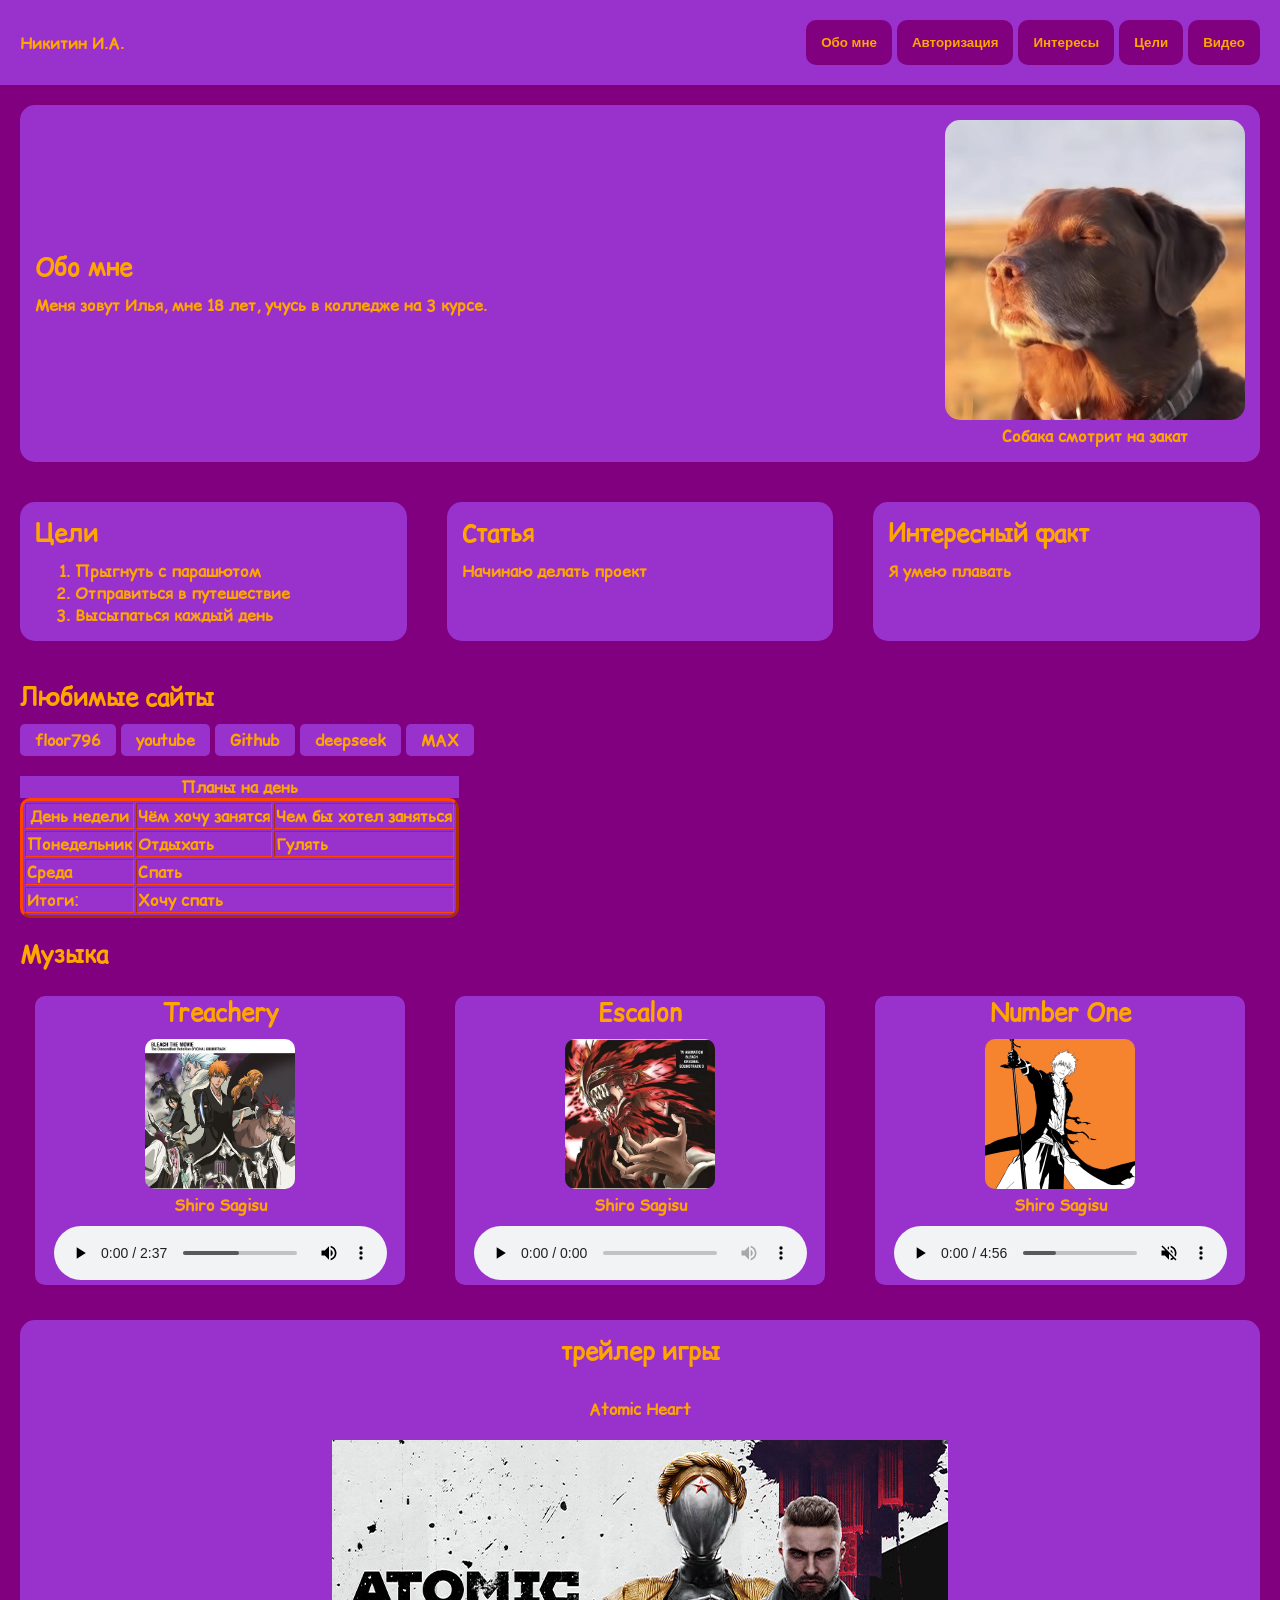
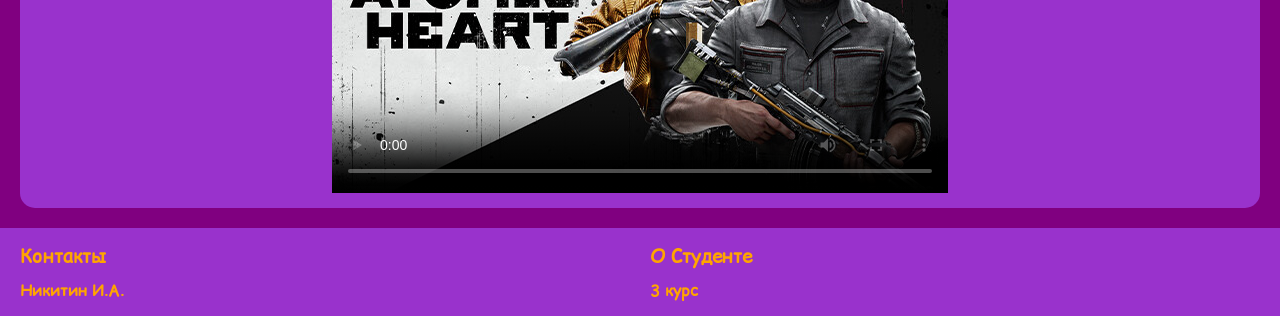
<file: index.html>
<!DOCTYPE html>
<html lang="ru">
  <head>
    <meta charset="utf-8">
    <meta name="viewport" content="width=device-width, 
    initial-scale=1.0">  
    <title>Информация обо мне</title>
    <link rel="stylesheet" href="style.css">
    <meta name="viewport" content="width=device-width, initial-scale=1.0">
    <style>
    </style>
  </head>
   <body>

    <header class="header">
      <div>Никитин И.А.</div>
      <nav class="header-nav">
        <button><a href="index.html">Обо мне</a></button>
        <button><a href="form.html">Авторизация</a></button>
        <button><a href="interes.html">Интересы</a></button>
        <button><a href="#shel">Цели</a></button>
        <button><a href="#Video">Видео</a></button>
      </nav>
    </header>

    <main>
      <section class="about">
        <div class="about-text"><h1>Обо мне</h1>
          <p>Меня зовут Илья, мне 18 лет, учусь в колледже на 3 курсе.</p>
        </div>
        <figure class="about-photo">
          <img src="foto/dog.webp" alt="Собака на закате" width="300" height="300">
          <figcaption>Собака смотрит на закат</figcaption>
        </figure>
      </section>

     <section class="goals" id="shel">
      <div class="goals-me">
        <h2>Цели</h2>
        <ol>
          <li>Прыгнуть с парашютом</li>
          <li>Отправиться в путешествие</li>
          <li><strong>Высыпаться каждый день</strong></li>
        </ol>
      </div>
      <div class="goals-me">
        <h2>Статья</h2>
        <p>Начинаю делать проект</p>
      </div>
      <div class="goals-me">
        <h2>Интересный факт</h2>
        <P>Я умею плавать</P>
      </div>
     </section>

      <section class="links">
        <h2>Любимые сайты</h2>
        <div class="links-row">
          <a href="https://floor796.com/ "target="_blank">floor796</a>
          <a href="https://www.youtube.com/ "target="_blank">youtube</a>
          <a href="https://github.com/ "target="_blank">Github</a>
          <a href="https://chat.deepseek.com/ "target="_blank">deepseek</a>
          <a href="https://web.max.ru/yandex_browser/AZ5FOM30b00 "target="_blank">MAX</a>
      </div>
      </section>

      <table border="3" class="table">
        <caption>Планы на день</caption>
        <thead>
          <tr>
            <th>День недели</th>
            <th>Чём хочу занятся</th>
            <th>Чем бы хотел заняться</th>
          </tr>
        </thead>
        <tbody>
          <tr>
            <td>Понедельник</td>
            <td>Отдыхать</td>
            <td>Гулять</td>
          </tr>
          <tr>
            <td>Среда</td>
            <td colspan="2">Спать</td>
          </tr>
          <tfoot>
            <td>Итоги:</td>
            <td colspan="2">Хочу спать</td>
          </tfoot>
        </tbody>
      </table>

      <section class="playlist">
        <h2>Музыка</h2>
        <div class="playlist-row">
          <article class="track">
            <h2>Treachery</h2>
            <img src="foto/Treachery.jpg" width="150">
            <p>Shiro Sagisu</p>
            <audio src="track-video/Treachery.mp3" controls loop></audio>
          </article>
          <article class="track">
            <h2>Escalon</h2>
            <img src="foto/Escalon.jpg" width="150">
            <p>Shiro Sagisu</p>
            <audio src="track-video/Escalon.mp3"  controls preload="none"></audio>
          </article>
          <article class="track">
            <h2>Number One</h2>
            <img src="foto/Number One.jpg" width="150">
            <p>Shiro Sagisu</p>
            <audio src="track-video/Number One.mp3" controls muted></audio>
          </article>
        </div>
      </section>

      <section class="video" id="Video">
        <h2>трейлер игры</h2>
        <p>Atomic Heart</p>
        <video controls poster="foto/Atomic Heart.jpg">
          <source src="track-video/Atomic Heart.mp4" type="video/mp4">
          <track kind="captions" src="track-video/video-text.vtt" 
           srclang="ru" label="Русские субтитры">
          <p>Браузер не поддерживает видеопроигрыватель.
          <a href="track-video/Atomic Heart.mp4" download>Скачать видеофайл</a>.</p>
        </video>
        </section>
    </main>

    <footer class="footer">
      <div class="footer-blok">
        <h3>Контакты</h3>
        <p>Никитин И.А.</p>
      </div>
      <div class="footer-blok">
        <h3>О Студенте</h3>
        <p>3 курс</p>
      </div>
    </footer>
  </body>
</html>
</file>
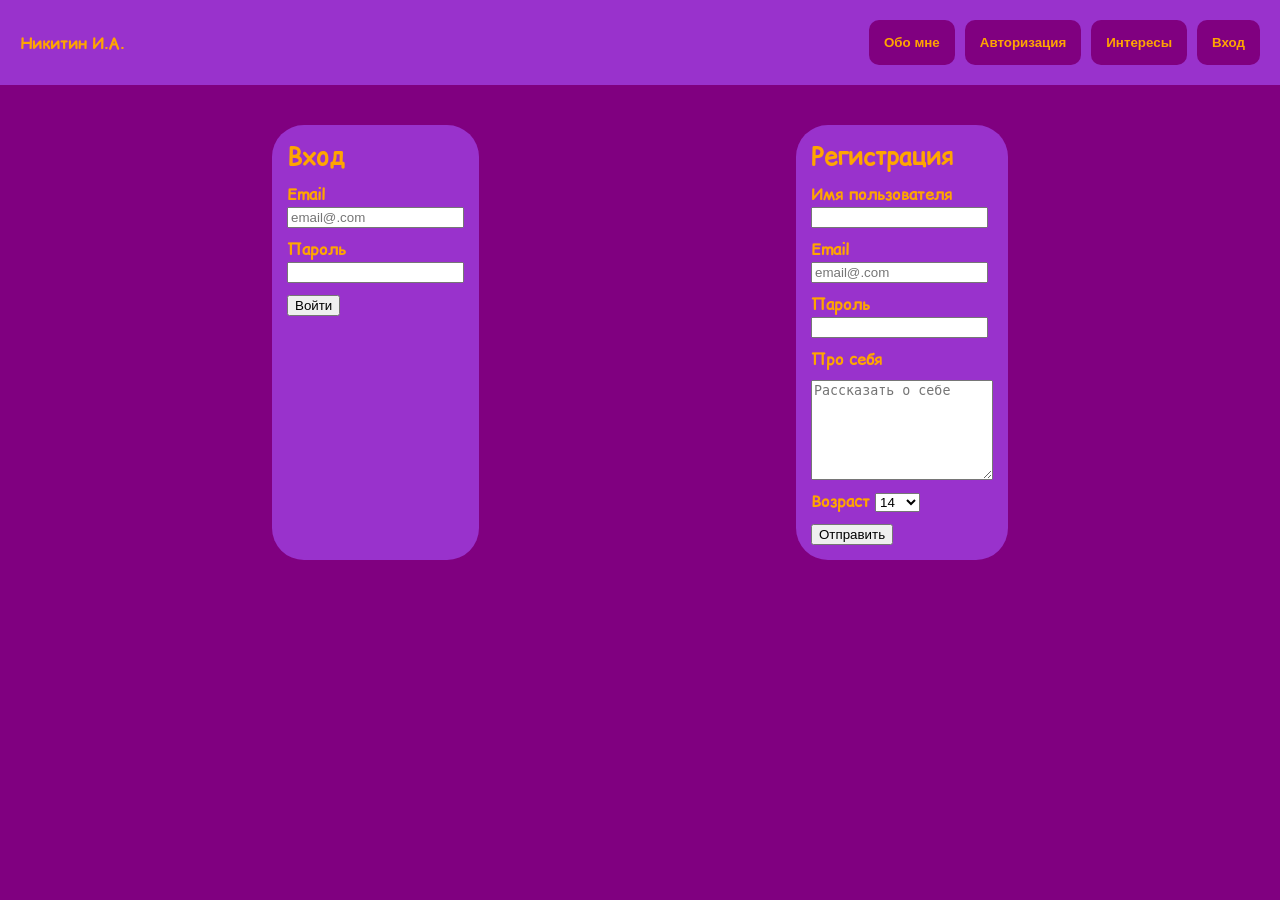
<file: form.html>
<!DOCTYPE html>
<html lang="ru">
  <head>
    <meta charset="utf-8">
    <title>Авторизация</title>
    <meta name="viewport" content="width=device-width, initial-scale=1.0">
    <style>
      @font-face {
        font-family: "Comic_Relift";
        src: url(Comic_Relief/ComicRelief-Regular.ttf);
      }
      *{box-sizing: border-box;
        margin: 0;
      }
      body{
        font-family: 'Comic_Relift', sans-serif;
        font-weight: 600;
        background-color: purple;
        color: orange;
      }
      .header{
        display: flex;
        flex-direction: row;
        justify-content: space-between;
        align-items: center;
        gap: 20px;
        padding: 20px;
        margin: 0 0 20px 0;
        background-color: darkorchid;
        flex-wrap: wrap;
      }
      .header-nav{display: flex;
      flex-direction: row;
      gap: 10px;}
      .header-nav button{
        background-color: purple;
        border: none;
        border-radius: 10px;
        padding: 15px;
      }
      .header-nav a{
        color: orange;
        text-decoration: none;
        font-weight: bold;
      }
      main{
        display: flex;
        justify-content: space-evenly;
        gap: 25px;
      }
      form{
        display: flex;
        flex-direction: column;
      }
      textarea{
        min-width: 180px;
        max-width: 500px;
        max-height: 300px;
        min-height: 100px;
      }
      h1{padding: 5px;}
      .login, .regis{
        background-color: darkorchid;
        border: 12px;
        gap: 10px;
        padding: 15px;
        margin: 20px;
        border-radius: 32px;
      }
      a{
        text-decoration: none;
        color: black;
      }
      @media (max-width: 760px){
      body {flex-direction: column;
      font-size: 18px;}
      main {gap: 5px;
      flex-direction: column;}
      h2{font-size: 20px;}

      .header{flex-direction: column;
        gap: 5px;
        margin-bottom: 10px;
        padding: 10px;
        align-items: stretch;
        margin-left: 10px;
        margin-right: 10px;}
      .header-nav{flex-direction: column;
      gap: 7px;}
      .header-nav button{padding: 5px;
      font-size: 20px;}

      .login, .regis{padding: 10px;
      margin: 10px;
      gap: 7px;
      border-radius: 16px;
      align-items: center;}
      }
    </style>

  <header class="header">
      <div>Никитин И.А.</div>
      <nav class="header-nav">
        <button><a href="index.html">Обо мне</a></button>
        <button><a href="form.html">Авторизация</a></button>
        <button><a href="interes.html">Интересы</a></button>
        <button><a href="#login">Вход</a></button>
      </nav>
    </header>

    <main>
        <form action="" method="post" class="login">
          <h2 id="login">Вход</h2>
          <label for="email">Email
          <br><input type="email" id="log-email" placeholder="email@.com"  required></label>
          <label for="password">Пароль
          <br><input type="password" id="log-password" required></label>
          <label><button type="submit">Войти</button></label>
        </form>

       <form action="" method="post" class="regis">
          <h2>Регистрация</h2>
          <label for="name">Имя пользователя
          <br><input type="text" id="name" maxlength="30" pattern="^[a-zA-Z]+$" required></label>
          <label for="email">Email
          <br><input type="email"  id="reg-email" placeholder="email@.com" required></label>
          <label for="password">Пароль
          <br><input type="password" id="reg-password" required></label>
          <label for="message">Про себя</label>
          <textarea id="message" maxlength="300" placeholder="Рассказать о себе"></textarea>
          <label for="age">Возраст
          <select id="age">
           <option>14</option>
           <option>18</option>
           <option>25+</option>
          </select></label>
          <label><button type="submit">Отправить</button></label>
       </form>
    </main>
</html>
</file>
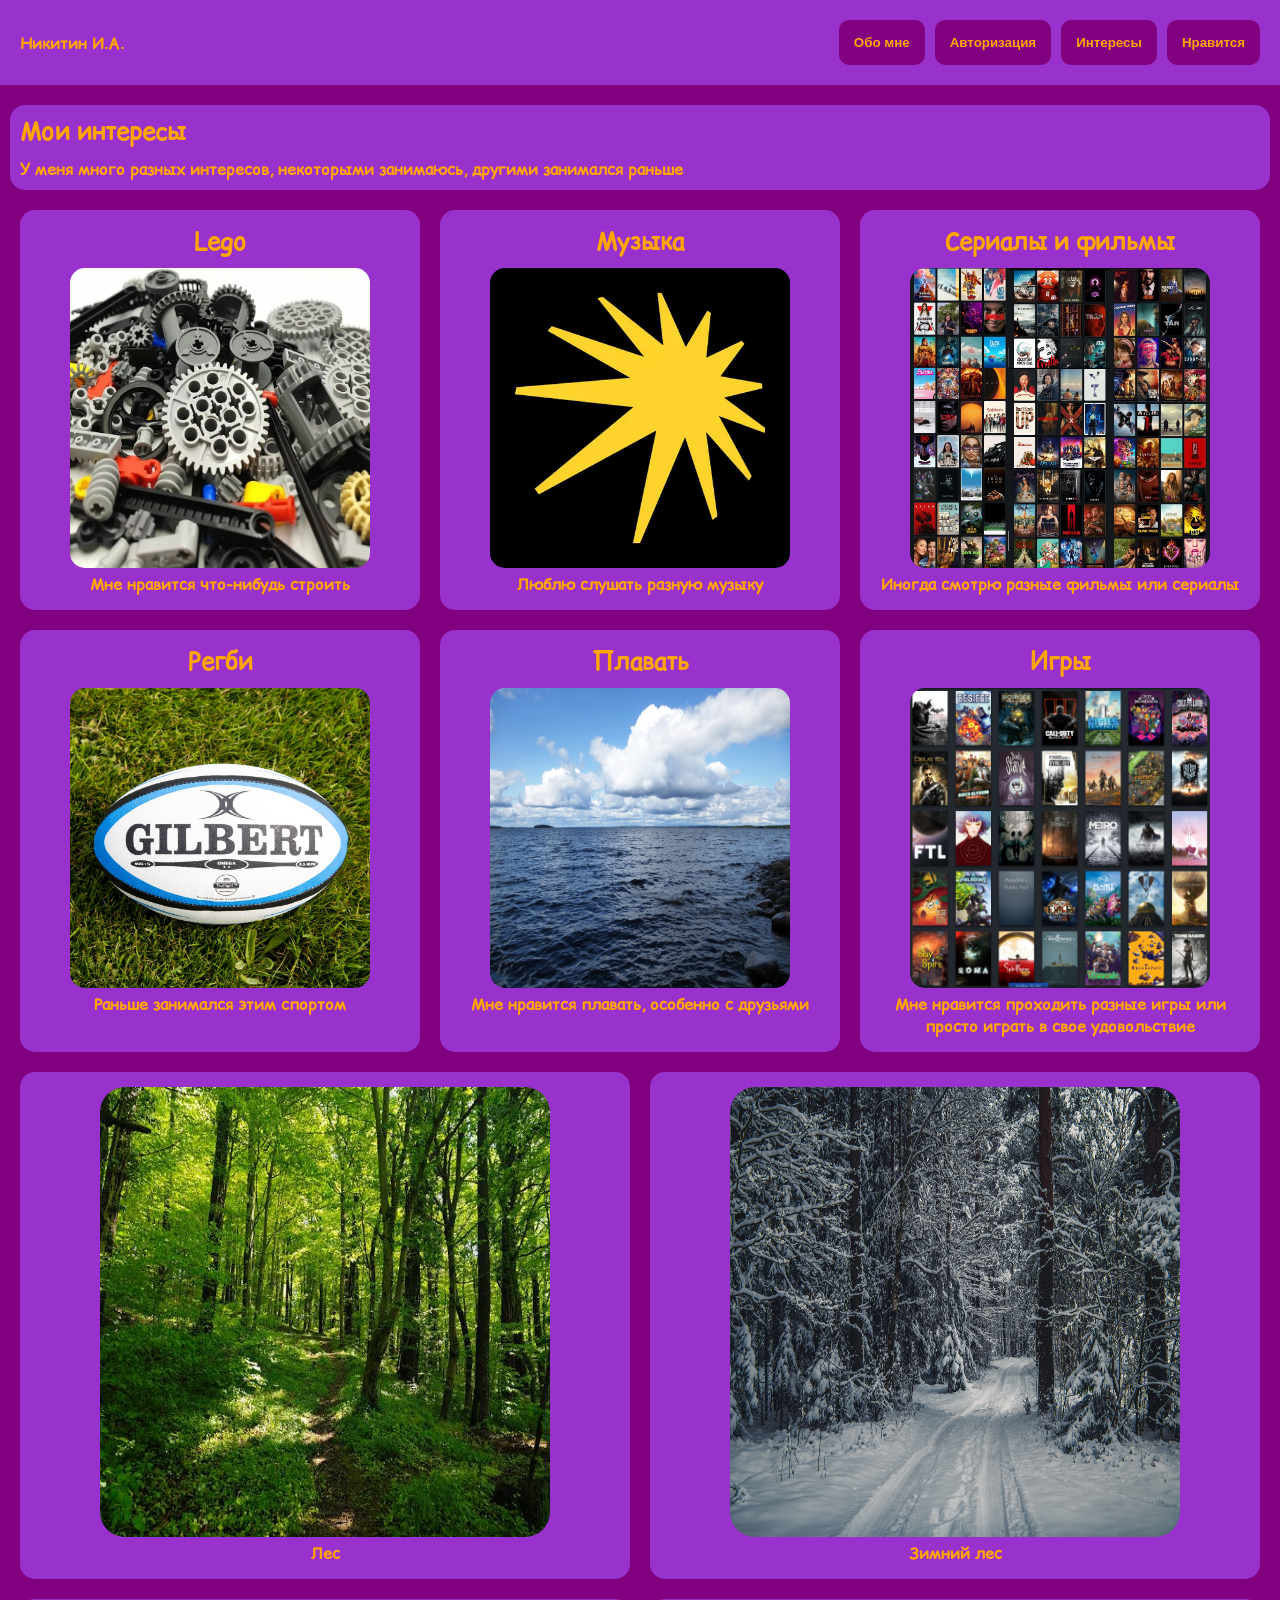
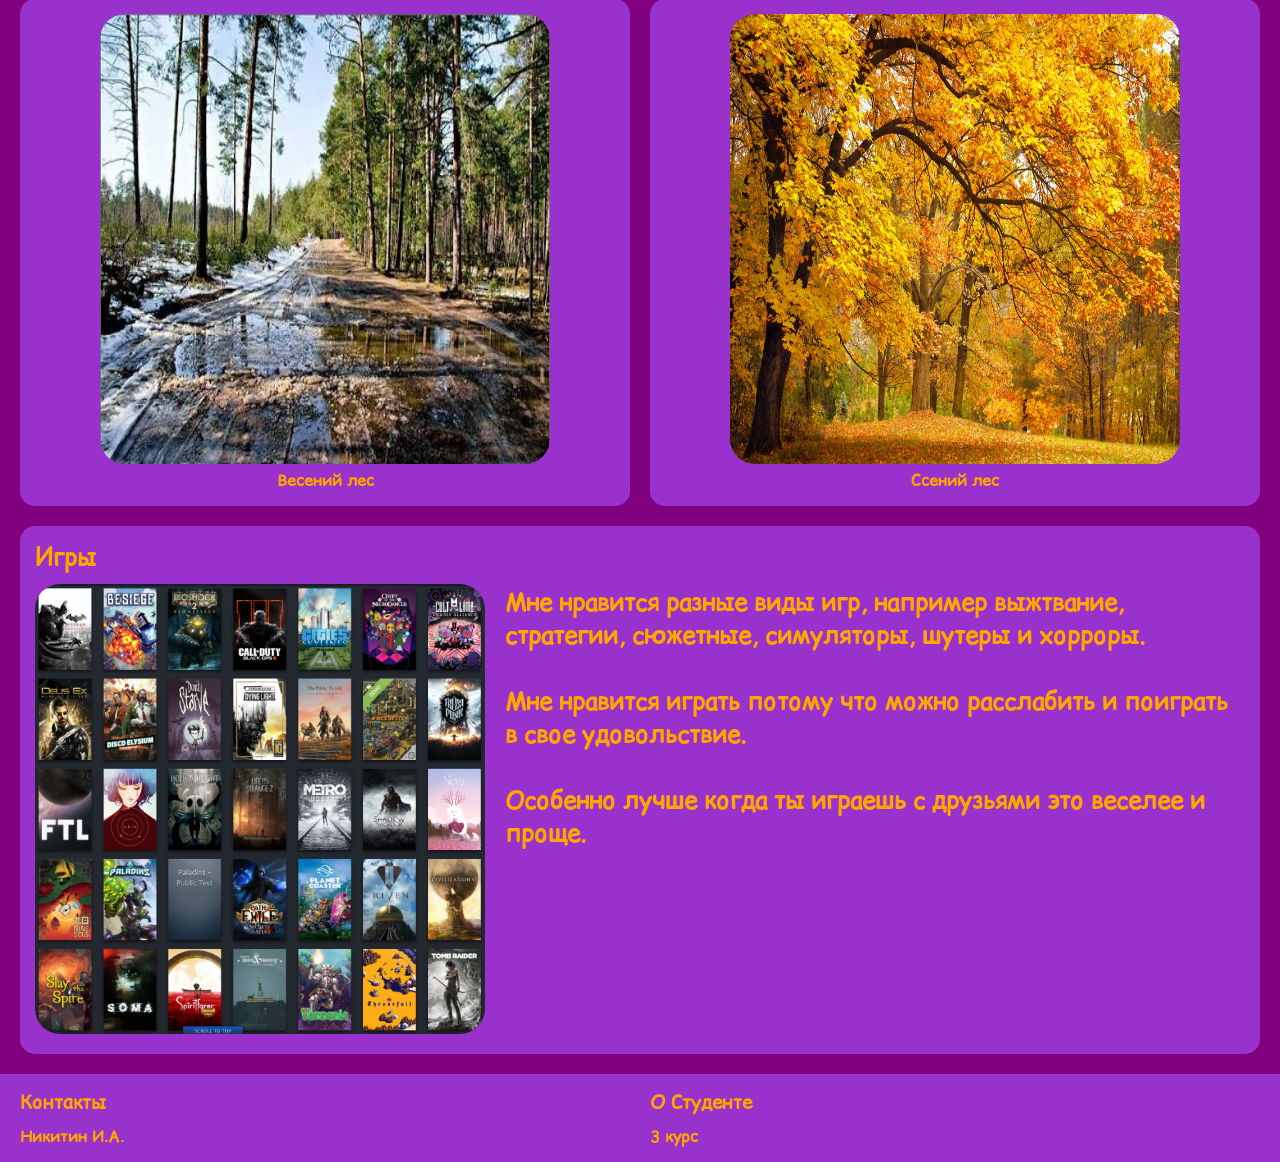
<file: interes.html>
<!DOCTYPE html>
<html lang="ru">
  <head>
    <meta charset="utf-8">
    <title>Интересы</title>
    <link rel="stylesheet" href="style-iteres.css">
    <meta name="viewport" content="width=device-width, initial-scale=1.0">
    </head>
    <body> 

      <header class="header">
        <div>Никитин И.А.</div>
        <nav class="header-nav">
          <button><a href="index.html">Обо мне</a></button>
          <button><a href="form.html">Авторизация</a></button>
          <button><a href="interes.html">Интересы</a></button>
          <button><a href="#nrav">Нравится</a></button>
        </nav>
      </header>

      <main>
        <section class="me-interes">
         <h1>Мои интересы</h1>
          <p>У меня много разных интересов, некоторыми занимаюсь, другими занимался раньше</p>
        </section>
        <section class="interes-about">
          <div class="interes">
            <h2>Lego</h2>
            <img src="foto/lego.webp" width="300" height="300">
            <p>Мне нравится что-нибудь строить</p>
          </div>
          <div class="interes">
            <h2>Музыка</h2>
            <img src="foto/mysic.webp" width="300" height="300">
            <p>Люблю слушать разную музыку</p>
          </div>
          <div class="interes">
           <h2>Сериалы и фильмы</h2>
            <img src="foto/cinema.webp" width="300" height="300">
            <p>Иногда смотрю разные фильмы или сериалы</p>
          </div>
          <div class="interes">
            <h2>Регби</h2>
            <img src="foto/regbi.jpg" width="300" height="300">
            <p>Раньше занимался этим спортом</p>
          </div>
          <div class="interes">
            <h2>Плавать</h2>
            <img src="foto/ozero.jpg" width="300" height="300">
            <p>Мне нравится плавать, особенно с друзьями</p>
          </div>
          <div class="interes">
            <h2>Игры</h2>
            <img src="foto/game.png" width="300" height="300">
            <p>Мне нравится проходить разные игры или просто играть в свое удовольствие</p>
          </div>
        </section>
        <section class="gallery">
          <div class="foto">
           <img src="foto/lesl.jpg" width="450" height="450">
            <p>Лес</p>
          </div>
          <div class="foto">
            <img src="foto/lesz.jpg" width="450" height="450">
            <p>Зимний лес</p>
          </div>
          <div class="foto">
           <img src="foto/lesv.jpg" width="450" height="450">
           <p>Весений лес</p>
          </div>
          <div class="foto">
            <img src="foto/leso.jpg" width="450" height="450">
            <p>Ссений лес</p>
          </div>
        </section>
        <section id="nrav" class="fact">
          <div class="fact-about"><h2>Игры</h2>
          <img src="foto/game.png" width="450" height="450"></div>
          <div class="fact-game">
          <p>Мне нравится разные виды игр, например выжтвание, стратегии, сюжетные, симуляторы, шутеры и хорроры.</p>
          <br>
          <p>Мне нравится играть потому что можно расслабить и поиграть в свое удовольствие.</p>
          <br>
          <P>Особенно лучше когда ты играешь с друзьями это веселее и проще.</p>
        </div>
        </section>
    </main>
   <footer class="footer">
      <div class="footer-blok">
        <h3>Контакты</h3>
        <p>Никитин И.А.</p>
      </div>
      <div class="footer-blok">
        <h3>О Студенте</h3>
        <p>3 курс</p>
      </div>
    </footer>
    </body>
</html>
</file>
<file: style.css>
@font-face {
    font-family: "Comic_Relift";
    src: url(Comic_Relief/ComicRelief-Regular.ttf);
}
*{box-sizing: border-box;
    margin: 0;
    padding: 5;
}
body{
    font-family: 'Comic_Relift', sans-serif;
    font-weight: 600;
    background-color: purple;
    color: orange;
    h1, h2, h3{padding-bottom: 10px;}
}

.header{
    display: flex;
    flex-direction: row;
    justify-content: space-between;
    align-items: center;
    gap: 20px;
    padding: 20px;
    margin-bottom: 20px;
    background-color: darkorchid;
    flex-wrap: wrap;
}
.header-nav{
    display: flex;
    flex-direction: row;
    gap: 5px;}
.header-nav button{
    background-color: purple;
    justify-content: space-between;
    border: none;
    border-radius: 10px;
    padding: 15px;
}
.header-nav a{
    color: orange;
    text-decoration: none;
    font-weight: bold;
}

.about{
    display: flex;
    flex-direction: row;
    justify-content: center;
    align-items: center;
    gap: 20px;
    padding: 15px;
    background-color: darkorchid;
    margin: 20px;
    border-radius: 15px;
    flex-wrap: wrap;
}
.about-text{
    flex: 300px;
}
.about-photo{
    text-align: center;
}
.about-photo img{
    border-radius: 15px;
}

.goals{
    display: flex;
    flex-direction: row;
    justify-content: space-between;   
    flex-wrap: wrap;
}
.goals-me{
    flex: 250px;
    background-color: darkorchid;
    padding: 15px;
    margin: 20px;
    border-radius: 15px;
}

.links{
    margin: 20px;
}
.links-row{
    display: flex;
    flex-direction: row;
    gap: 5px;
    flex-wrap: wrap;
}
.links-row a{
    background-color: darkorchid;
    color: orange;
    text-decoration: none;
    padding: 5px 15px;
    border-radius: 5px;
}

.table{
    margin: 20px;
    background-color: darkorchid;
    border-color: orangered;
    border-radius: 10px;
    caption{background-color: darkorchid;}
}

.playlist{
    margin: 20px;
}
.playlist-row{
    display: flex;
    flex-direction: row;
    justify-content: space-between;
    align-items: stretch;
    gap: 20px;
    flex-wrap: wrap;
}
.track{
    flex: 200px;
    background-color: darkorchid;
    margin: 15px;
    border-radius: 10px;
    flex-direction: column;
    align-items: center;
    text-align: center;
    p{padding-bottom: 10px;}
}
.track img{
    border-radius: 10px;
}
.track audio{
    width: 90%;
}
.video{
    display: flex;
    flex-direction: column;
    justify-content: center;
    align-items: center;
    gap: 20px;
    padding: 15px;
    background-color: darkorchid;
    margin: 20px;
    border-radius: 15px;
    flex-wrap: wrap;
}
.footer{
    display: flex;
    flex-direction: row;
    justify-content: space-around;
    align-items: flex-start;
    gap: 20px;
    padding: 15px 20px;
    background-color: darkorchid;
    flex-wrap: wrap;
}
.footer-blok{
    flex: 200px;
}
@media(max-width: 768px){
    body {
    font-size: 18px;}
    h1, h2, h3{font-size: 20px;
    padding-bottom: 10px;}
    img {width: 300px; height: 250px;}
    
    .header{flex-direction: column;
        gap: 5px;
        margin-bottom: 10px;
        margin-left: 10px;
        margin-right: 10px;
        padding: 10px;
        align-items: stretch;}
    .header-nav{flex-direction: column;
    gap: 8px;}
    .header-nav button{padding: 8px;
    font-size: 20px;}

    .about{gap: 8px;
        margin: 10px;
        padding: 10px;}
    
    .goals-me{margin: 10px;
    padding: 10px;}

    .links{margin: 10px;}
    .links-row{flex-direction: column;
     gap: 8px;}
    .links-row a{padding: 10px;
    justify-content: space-between;}

    .table{margin: 10px;}

    .playlist{margin: 10px;}
    .playlist-row{gap: 8px;}
    .track{margin: 0px;
    p{padding-bottom: 10px;}}

    .video{margin: 10px;
    gap: 8px;
    padding: 10px;}
    video {width: 280px;}

    .footer{gap: 8px;
    padding: 10px;
    margin-left: 10px;
    margin-right: 10px;}
}
@media(min-width: 370px) and (max-width:425px){
    img {width: 355px; height: 300px;}
    video {width: 330px;}
}
@media(min-width: 425px) and (max-width:768px){
    img {width: 405px; height: 350px;}
    video {width: 380px;}
}
</file>
<file: style-iteres.css>
@font-face {
    font-family: "Comic_Relift";
    src: url(Comic_Relief/ComicRelief-Regular.ttf);
}
*{box-sizing: border-box;
    margin: 0;
    padding: 0;
}
body{
    font-family: 'Comic_Relift', sans-serif;
    font-weight: 600;
    background-color: purple;
    color: orange;
    h1, h2, h3{padding-bottom: 10px;}
}

.header{
    display: flex;
    flex-wrap: wrap;
    flex-direction: row;
    justify-content: space-between;
    align-items: center;
    gap: 20px;
    padding: 20px;
    margin-bottom: 20px;
    background-color: darkorchid;
    
}
.header-nav{display: flex;
    flex-direction: row;
    gap: 10px;}
.header-nav button{
    background-color: purple;
    border: none;
    border-radius: 10px;
    padding: 15px;
}
.header-nav a{
    color: orange;
    text-decoration: none;
    font-weight: bold;
}

.me-interes{
    display: flex;
    flex-direction: column;
    justify-content: space-between;
    padding: 10px;
    margin: 10px;
    border-radius: 15px;
    background-color: darkorchid;
    flex-wrap: wrap;
}

.interes-about{
    display: flex;
    flex-direction: row;
    justify-content: space-between;
    gap: 20px;
    margin: 20px;
    flex-wrap: wrap;
}
.interes{
    flex: 250px;
    background-color: darkorchid;
    padding: 15px;
    border-radius: 15px;
    align-items: center;
    text-align: center;
    img{border-radius: 15px;}
}
.gallery{
    display: flex;
    flex-direction: row;
    justify-content: space-between;
    gap: 20px;
    margin: 20px;
    flex-wrap: wrap;
}
.foto{
    flex: 250px;
    background-color: darkorchid;
    padding: 15px; 
    border-radius: 15px;
    align-items: center;
    text-align: center;
    img{border-radius: 25px;}
}
.fact{
    display: flex;
    flex-direction: row;
    gap: 20px;
    padding: 15px;
    background-color: darkorchid;
    margin: 20px;
    border-radius: 15px;
}
.fact-about{
    max-width: 450px;
    img{border-radius: 25px;}
}
.fact-game{
    flex-wrap: wrap;
    padding-top: 45px;
    font-size: 24px;
}
.footer{
    display: flex;
    flex-direction: row;
    justify-content: space-around;
    align-items: flex-start;
    gap: 20px;
    padding: 15px 20px;
    background-color: darkorchid;
    flex-wrap: wrap;
}
.footer-blok{
    flex: 200px;
}
@media(max-width: 760px){
    body {flex-direction: column;
    font-size: 18px;}
    h1, h2, h3{font-size: 20px;
    padding-bottom: 8px;}
    img {width: 280px; height: 250px;}

    .header {flex-direction: column;
        gap: 8px;
        margin-bottom: 10px;
        margin-left: 10px;
        margin-right: 10px;
        padding: 10px;
        align-items: stretch;}
    .header-nav {flex-direction: column;
    gap: 8px;}
    .header-nav button {padding: 10px;
        font-size: 20px;}
    .me-interes{padding: 10px;
        margin: 10px;}
    
    .interes-about{gap: 8px;
        margin: 10px;}
    .interes{padding: 8px;
        flex: 150px;}

    .gallery{gap: 8px;
        margin: 10px;}
    .foto{padding: 10px;
        flex: 150px}
    
    .fact{flex-direction: column;
    margin: 10px;
    padding: 10px;
    gap: 8px;}
    .fact-game{padding-top: 0px;}
    p{font-size: 18px;}

    .footer{margin-left: 10px;
    margin-right: 10px;
    padding: 10px;
    gap: 8px;}
}
@media(min-width: 370px) and (max-width:425px){
    img {width: 325px; height: 300px;}
}
@media(min-width: 425px) and (max-width:768px){
    img {width: 385px; height: 350px;}
}
</file>
